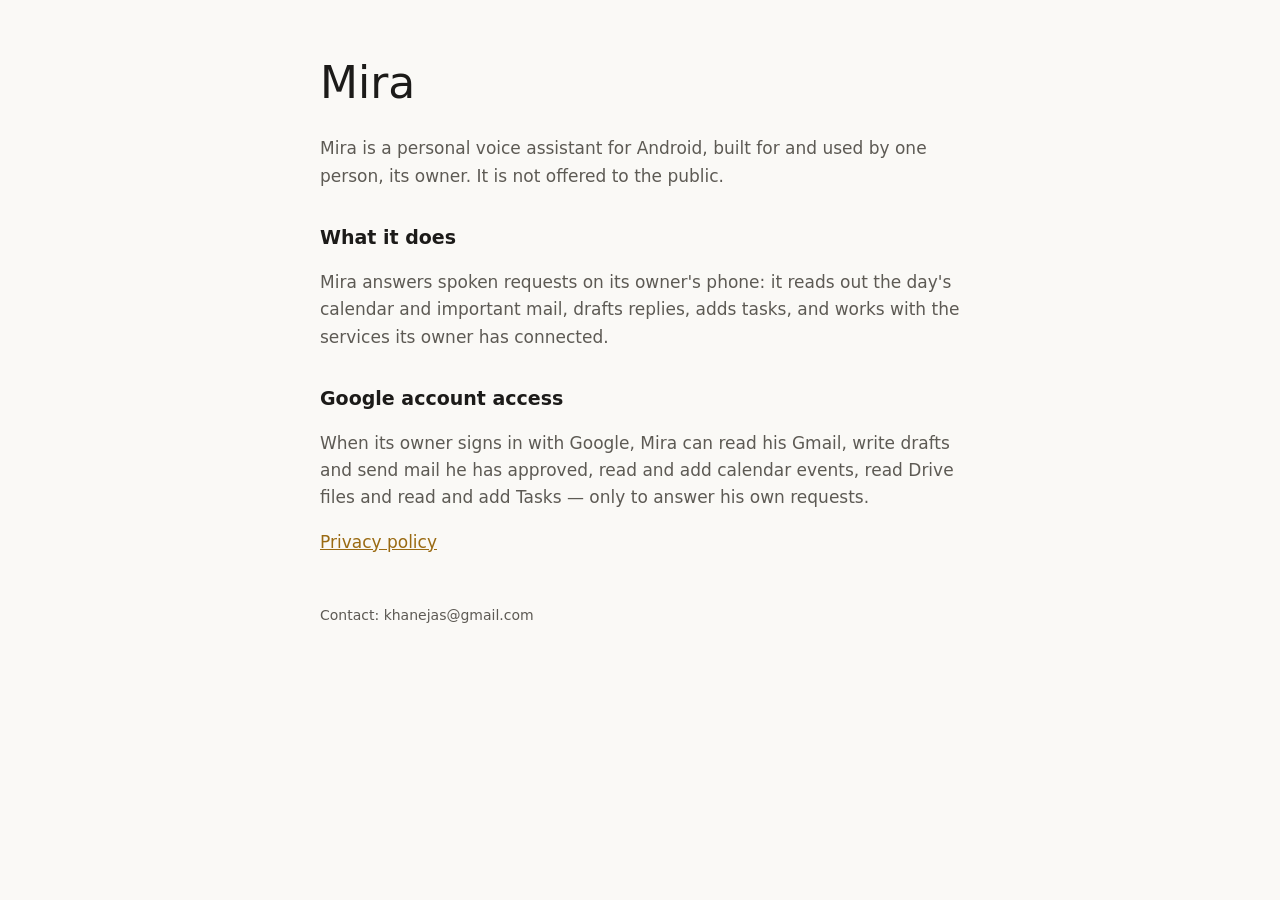
<file: index.html>
<!doctype html>
<html lang="en"><head><meta charset="utf-8"><meta name="viewport" content="width=device-width,initial-scale=1">
<title>Mira</title><link rel="stylesheet" href="style.css"></head>
<body><main>
<h1>Mira</h1>
<p>Mira is a personal voice assistant for Android, built for and used by one person, its owner. It is not offered to the public.</p>
<h2>What it does</h2>
<p>Mira answers spoken requests on its owner's phone: it reads out the day's calendar and important mail, drafts replies, adds tasks, and works with the services its owner has connected.</p>
<h2>Google account access</h2>
<p>When its owner signs in with Google, Mira can read his Gmail, write drafts and send mail he has approved, read and add calendar events, read Drive files and read and add Tasks — only to answer his own requests.</p>
<p><a href="privacy.html">Privacy policy</a></p>
<footer>Contact: khanejas@gmail.com</footer>
</main></body></html>
</file>
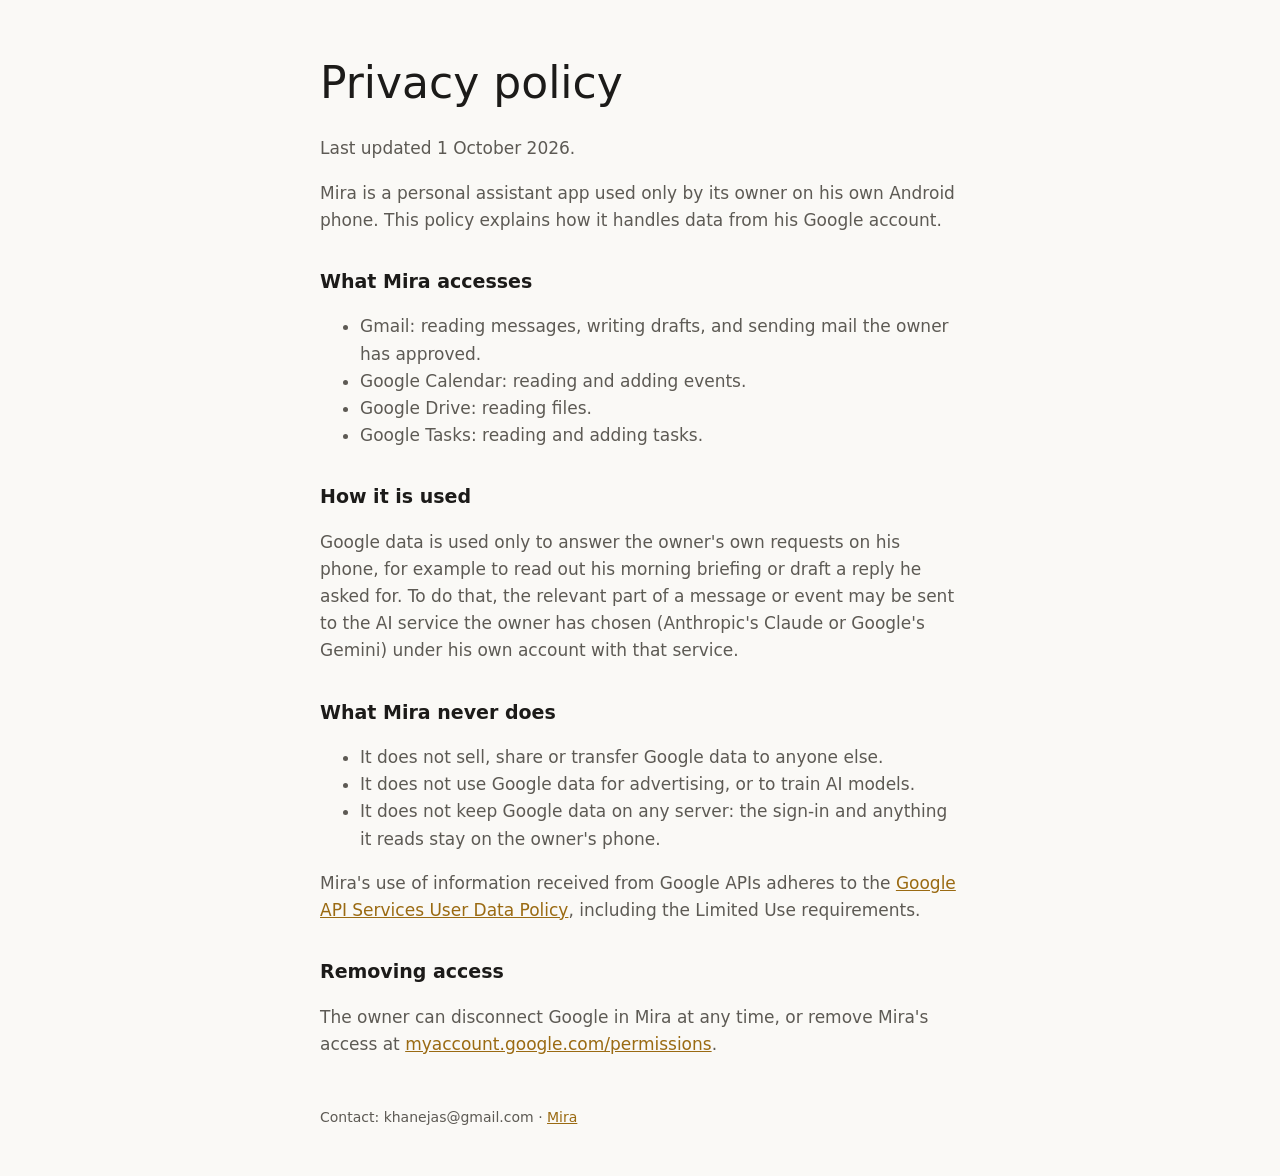
<file: privacy.html>
<!doctype html>
<html lang="en"><head><meta charset="utf-8"><meta name="viewport" content="width=device-width,initial-scale=1">
<title>Mira privacy policy</title><link rel="stylesheet" href="style.css"></head>
<body><main>
<h1>Privacy policy</h1>
<p>Last updated 1 October 2026.</p>
<p>Mira is a personal assistant app used only by its owner on his own Android phone. This policy explains how it handles data from his Google account.</p>
<h2>What Mira accesses</h2>
<ul>
<li>Gmail: reading messages, writing drafts, and sending mail the owner has approved.</li>
<li>Google Calendar: reading and adding events.</li>
<li>Google Drive: reading files.</li>
<li>Google Tasks: reading and adding tasks.</li>
</ul>
<h2>How it is used</h2>
<p>Google data is used only to answer the owner's own requests on his phone, for example to read out his morning briefing or draft a reply he asked for. To do that, the relevant part of a message or event may be sent to the AI service the owner has chosen (Anthropic's Claude or Google's Gemini) under his own account with that service.</p>
<h2>What Mira never does</h2>
<ul>
<li>It does not sell, share or transfer Google data to anyone else.</li>
<li>It does not use Google data for advertising, or to train AI models.</li>
<li>It does not keep Google data on any server: the sign-in and anything it reads stay on the owner's phone.</li>
</ul>
<p>Mira's use of information received from Google APIs adheres to the <a href="https://developers.google.com/terms/api-services-user-data-policy">Google API Services User Data Policy</a>, including the Limited Use requirements.</p>
<h2>Removing access</h2>
<p>The owner can disconnect Google in Mira at any time, or remove Mira's access at <a href="https://myaccount.google.com/permissions">myaccount.google.com/permissions</a>.</p>
<footer>Contact: khanejas@gmail.com · <a href="index.html">Mira</a></footer>
</main></body></html>
</file>
<file: style.css>
:root{--bg:#0f1115;--text:#e8e6e1;--muted:#a3a09a;--accent:#d9a441}
@media (prefers-color-scheme: light){:root{--bg:#faf9f6;--text:#1c1b19;--muted:#5d5a54;--accent:#9a6a12}}
body{margin:0;background:var(--bg);color:var(--text);font:17px/1.6 -apple-system,system-ui,"Segoe UI",Roboto,sans-serif}
main{max-width:640px;margin:0 auto;padding:48px 16px}
h1{font-weight:400;font-size:44px;margin:0 0 8px}h2{font-size:19px;margin:32px 0 8px}
p,li{color:var(--muted)}a{color:var(--accent)}footer{margin-top:48px;font-size:14px;color:var(--muted)}
</file>
